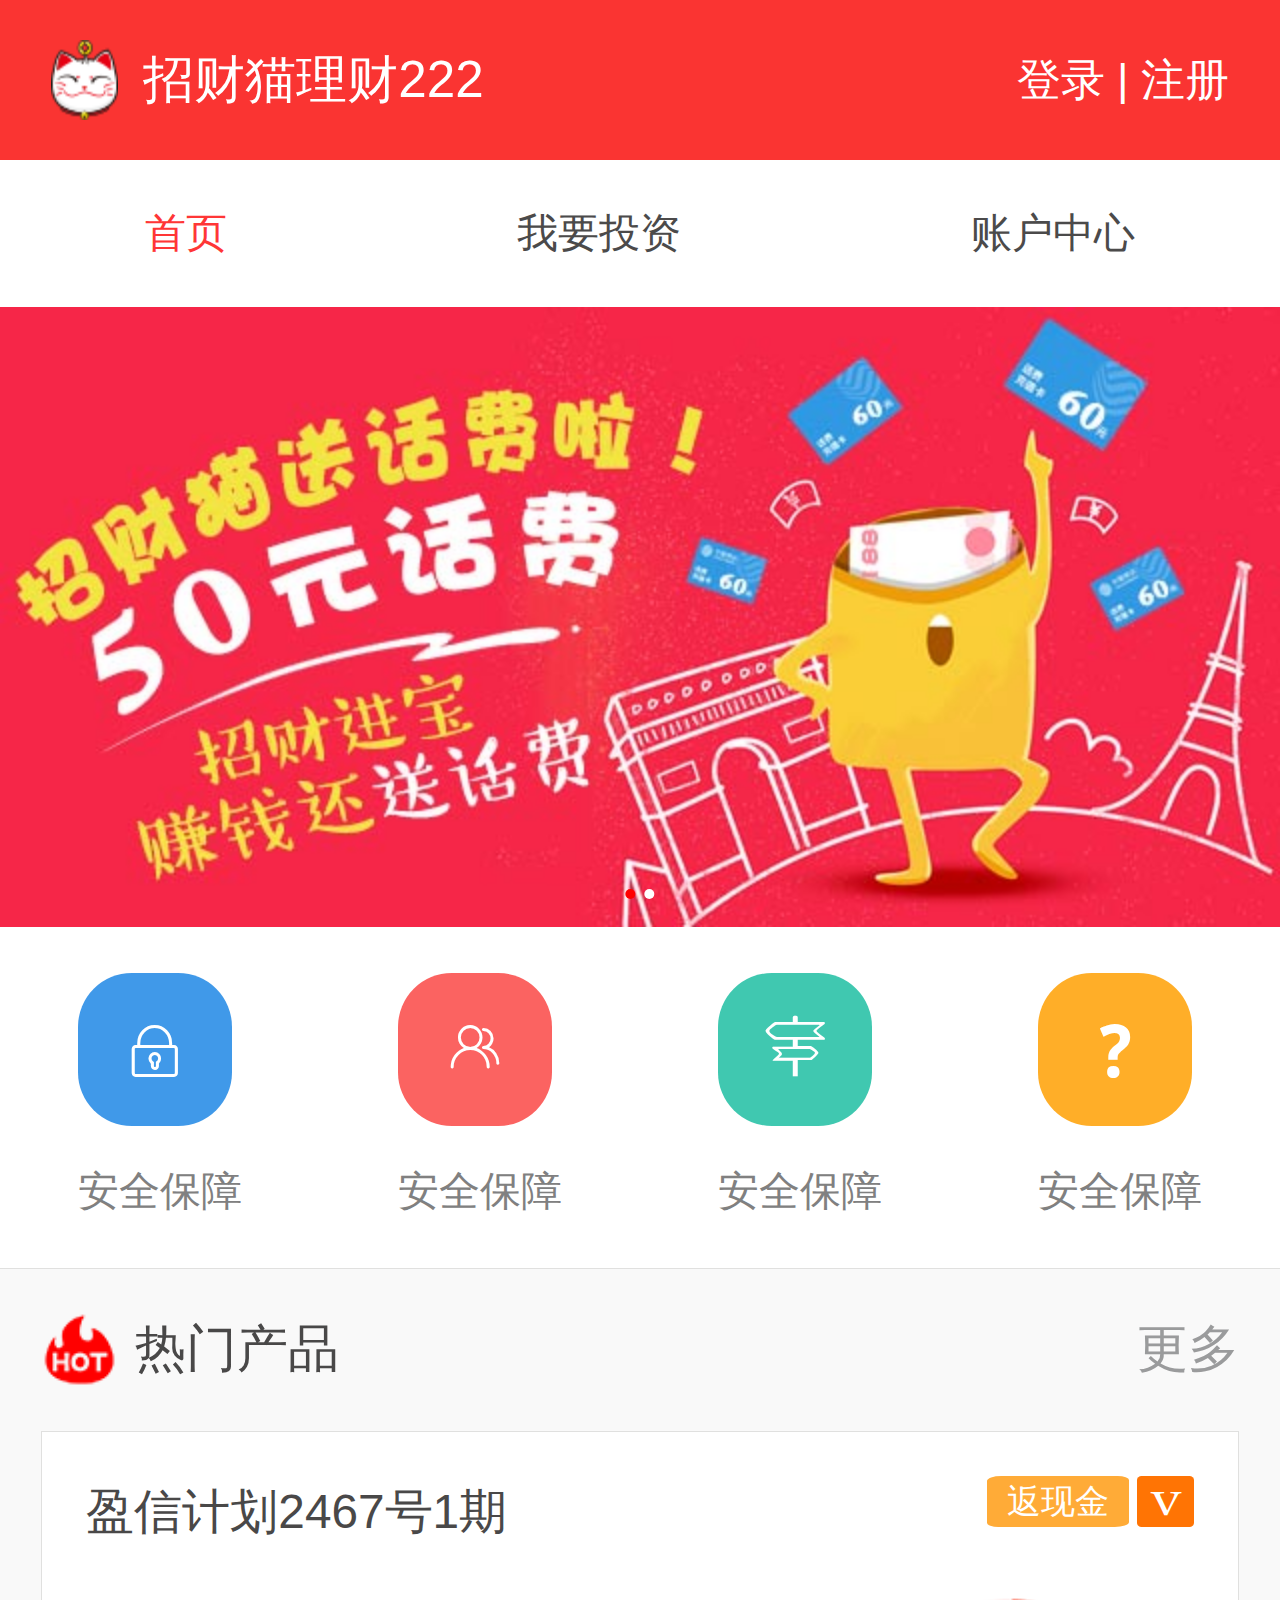
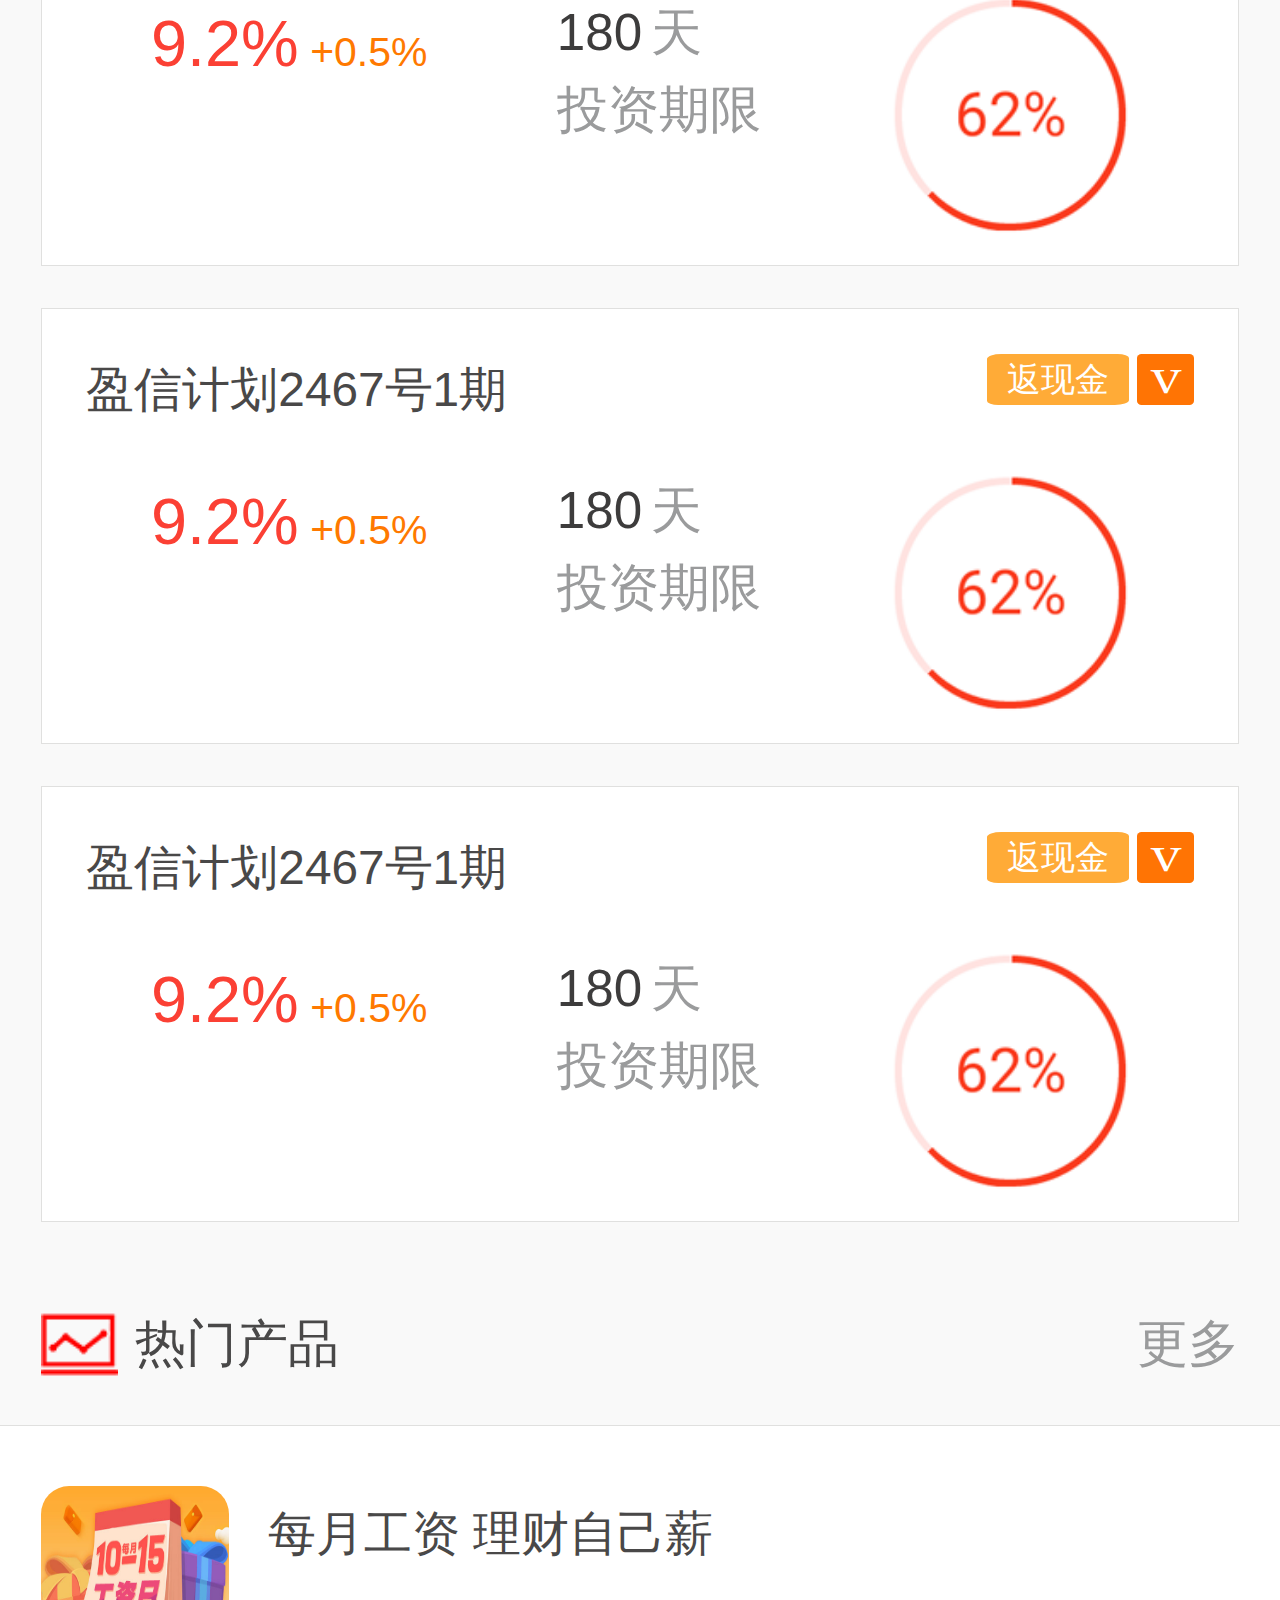
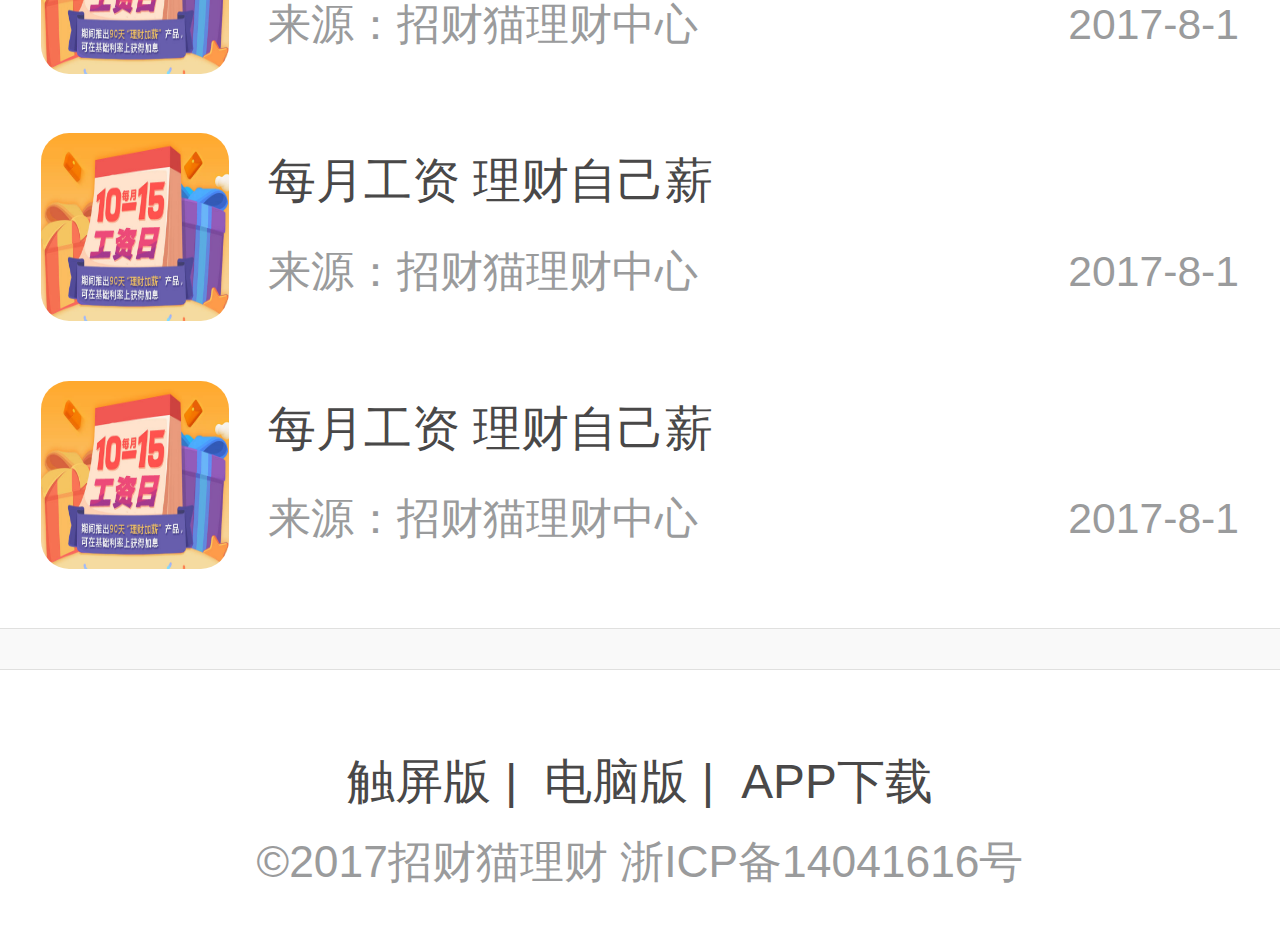
<file: index.html>
<!DOCTYPE html>
<html>
	<head>
		<meta charset="utf-8" />
		<meta name="viewport" content="width=device-width,initial-scale=1,minimum-scale=1,maximum-scale=1,user-scalable=no" />
		<title>招财猫首页</title>
		<link rel="stylesheet" href="css/iconfont.css" />
		<link rel="stylesheet" href="css/index.css" />
	</head>
	<body>
		<!--头部开始-->
		<header class="header">
			<div class="logo">
				<a href="" class="logo_img">
					<img src="img/logo.png" alt="" />
				</a>
				<h1>招财猫理财222</h1>
			</div>
			<div class="login_reginster">
				<a href="reginster">登录</a>
				|
				<a href="login">注册</a>
			</div>
		</header>
		<!--头部结束-->
		<!--导航开始-->
		<nav class="nav">
			<a href="" class="navlist current">首页</a>
			<a href="" class="navlist">我要投资</a>
			<a href="" class="navlist">账户中心</a>
		</nav>
		<!--导航结束-->
		<!--轮播图开始-->
		<div id='slider' class='swipe'>
			  <div class='swipe-wrap'>
			    <div class="page">
			    	<img src="img/slider1.jpg" />
			    </div>
			    <div class="page">
			    	<img src="img/slider2.jpg" alt="" />
			    </div>
			  </div>
		   <div class="indirector">
		    	<span class="on"></span>
		    	<span></span>
		    </div>
		    
		</div>
		<!--轮播图结束-->
		<!--用户导航开始-->
		<ul class="usernav">
			<li class="userlist">
				<a href="">
					<i class="iconfont icon-suo"></i>
					<p>安全保障</p>
				</a>
			</li>
			<li class="userlist">
				<a href="">
					<i class="iconfont icon-jiaruwomen"></i>
					<p>安全保障</p>
				</a>
			</li>
			<li class="userlist">
				<a href="">
					<i class="iconfont icon-xinshouzhiyin"></i>
					<p>安全保障</p>
				</a>
			</li>
			<li class="userlist">
				<a href="">
					<i class="iconfont icon-wenti"></i>
					<p>安全保障</p>
				</a>
			</li>
		</ul>
		<!--用户导航结束-->
		<!--热门产品开始-->
		<section class="section hotgoods">
			<h6 class="title">
				<p class="hot">
					<i class="hot_pic"><img src="img/home_ico_09.png" alt="" /></i>
					<span>热门产品</span>
				</p>
				<p class="more">更多</p>
			</h6>
			<ul class="product">
				<li class="productlist">
					<div class="productlist_t">
						<div class="productlist_t_l">盈信计划2467号1期</div>
						<div class="productlist_t_r">
							<span class="fxj">返现金</span>
							<i class="iconfont icon-vip"></i>
						</div>
						
					</div>
					<div class="productlist_b">
						<div class="productlist_b_l">
							<span class="str">9.2%</span>
							<span>+0.5%</span>
						</div>
						<div class="productlist_b_m">
							<p><span class="day">180</span>天</p>
							<p>投资期限</p>
						</div>
						<div class="productlist_b_r">
							<img src="img/bfb.png" alt="" />
						</div>
						
					</div>
				</li>
				<li class="productlist">
					<div class="productlist_t">
						<div class="productlist_t_l">盈信计划2467号1期</div>
						<div class="productlist_t_r">
							<span class="fxj">返现金</span>
							<i class="iconfont icon-vip"></i>
						</div>
						
					</div>
					<div class="productlist_b">
						<div class="productlist_b_l">
							<span class="str">9.2%</span>
							<span>+0.5%</span>
						</div>
						<div class="productlist_b_m">
							<p><span class="day">180</span>天</p>
							<p>投资期限</p>
						</div>
						<div class="productlist_b_r">
							<img src="img/bfb.png" alt="" />
						</div>
						
					</div>
				</li>
				<li class="productlist">
					<div class="productlist_t">
						<div class="productlist_t_l">盈信计划2467号1期</div>
						<div class="productlist_t_r">
							<span class="fxj">返现金</span>
							<i class="iconfont icon-vip"></i>
						</div>
						
					</div>
					<div class="productlist_b">
						<div class="productlist_b_l">
							<span class="str">9.2%</span>
							<span>+0.5%</span>
						</div>
						<div class="productlist_b_m">
							<p><span class="day">180</span>天</p>
							<p>投资期限</p>
						</div>
						<div class="productlist_b_r">
							<img src="img/bfb.png" alt="" />
						</div>
						
					</div>
				</li>
			</ul>
		</section>
		<!--热门产品结束-->
		<!--企业动态开始-->
		<section class="section business">
			<h6 class="title">
				<p class="hot">
					<i class="hot_pic"><img src="img/home_ico_10.png" alt="" /></i>
					<span>热门产品</span>
				</p>
				<p class="more">更多</p>
			</h6>
			<ul class="business_con">
				<li>
					<a href="" class="business_list">
						<div class="list_pic">
							<img src="img/news20170309133946_工资日标题.jpg" alt="" />
						</div>
						<div class="news">
							<h6 class="new_title">
								<span>每月工资</span>
								<span>理财自己薪</span>
							</h6>
							<div class="origin">
								<p class="origin_p">来源：招财猫理财中心</p>
								<p class="time">2017-8-1</p>
							</div>
						</div>
					</a>
				</li>
				<li>
					<a href="" class="business_list">
						<div class="list_pic">
							<img src="img/news20170309133946_工资日标题.jpg" alt="" />
						</div>
						<div class="news">
							<h6 class="new_title">
								<span>每月工资</span>
								<span>理财自己薪</span>
							</h6>
							<div class="origin">
								<p class="origin_p">来源：招财猫理财中心</p>
								<p class="time">2017-8-1</p>
							</div>
						</div>
					</a>
				</li>
				<li>
					<a href="" class="business_list">
						<div class="list_pic">
							<img src="img/news20170309133946_工资日标题.jpg" alt="" />
						</div>
						<div class="news">
							<h6 class="new_title">
								<span>每月工资</span>
								<span>理财自己薪</span>
							</h6>
							<div class="origin">
								<p class="origin_p">来源：招财猫理财中心</p>
								<p class="time">2017-8-1</p>
							</div>
						</div>
					</a>
				</li>
			</ul>
		</section>
		<!--企业动态结束-->
		<!--版权开始-->
		<footer class="footer">
			<p class="download">
				<a href="">触屏版</a>|
				<a href="">电脑版</a>|
				<a href="">APP下载</a>
				
			</p>
			<p class="copy">&copy;2017招财猫理财 浙ICP备14041616号</p>
		</footer>
		<!--版权结束-->
		<script src="js/zeptoJs/zepto.js"></script>
		<script src="js/zeptoJs/event.js"></script>
		<script src="js/swipe.js"></script>
		<script src="js/zcm.js"></script>
		<script src="js/lunbo.js"></script>
	</body>
</html>
</file>
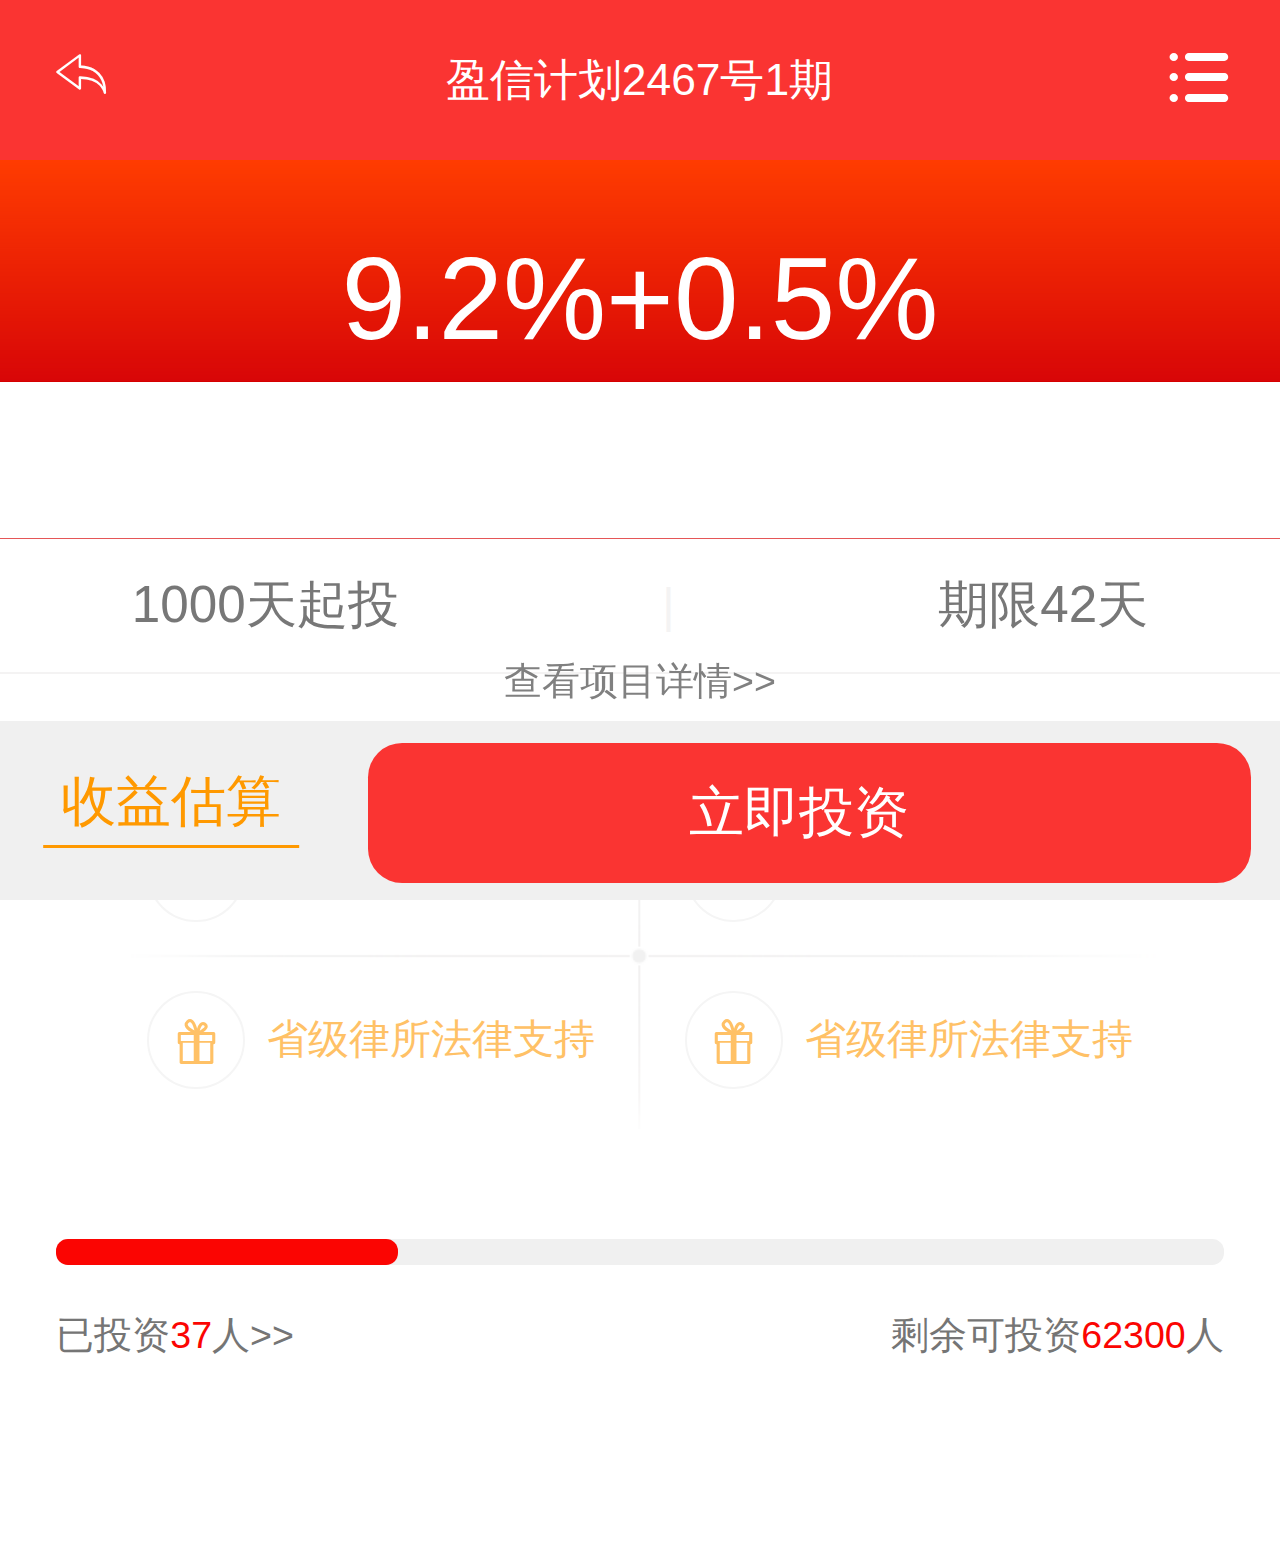
<file: detail.html>
<!DOCTYPE html>
<html>
	<head>
		<meta charset="UTF-8">
		<meta name="viewport" content="width=device-width,initial-scale=1,minimum-scale=1,maximum-scale=1,user-scalable=no" />
		<title>详情页</title>
		<link rel="stylesheet" href="css/iconfont.css" />
		<link rel="stylesheet" href="css/zcm.css" />
		<link rel="stylesheet" href="css/index.css" />
		<link rel="stylesheet" href="css/detail.css" />
		
		
	</head>
	<body>
		<!--头部开始-->
		<header class="header">
				<a href="" class="back iconfont icon-fanhui"></a>
				<h3 class="title">盈信计划2467号1期</h3>
				<a href="" class="navicon iconfont icon-caidan"></a>
		</header>
		<!--头部结束-->
		<!--活动加息开始-->
		<div class="full_box">
			<div class="interest">
				<p>9.2%+0.5%</p>
				<p>9.7%(9.2%+活动加息0.5%)</p>
			</div>
			<div class="day">
				<span>1000天起投</span>
				<span>|</span>
				<span>期限42天</span>
			</div>
			<div class="detail_pic">
				<ul class="fourlist">
					<li class="listcon">
						<i class="iconfont icon-liwu w55"></i>
						<p>省级律所法律支持</p>
					</li>
					<li class="listcon">
						<i class="iconfont icon-liwu w55"></i>
						<p>省级律所法律支持</p>
					</li>
					<li class="listcon">
						<i class="iconfont icon-liwu w55"></i>
						<p>省级律所法律支持</p>
					</li>
					<li class="listcon">
						<i class="iconfont icon-liwu w55"></i>
						<p>省级律所法律支持</p>
					</li>
				</ul>
			</div>
			<!--进度条开始-->
			<div class="progress">
				<div class="graypro">
					<div class="redpro"></div>
				</div>
				<div class="pro_con">
					<p class="ytz">已投资<span class="cred">37</span>人>></p>
					<p class="sy">剩余可投资<span class="cred">62300</span>人</p>
				</div>
			</div>
			<!--进度条结束-->
			
		</div>
		
		<!--活动加息结束-->
		
		<!--收益估计开始-->
		<div class="reckon">
			<p class="look">查看项目详情>></p>
			<div class="reckon_b">
				<p>收益估算 <i class="line"></i></p>
				<p>立即投资</p>
			</div>
		</div>
		<!--收益估计结束-->
		<script src="js/zcm.js"></script>
	</body>
</html>
</file>
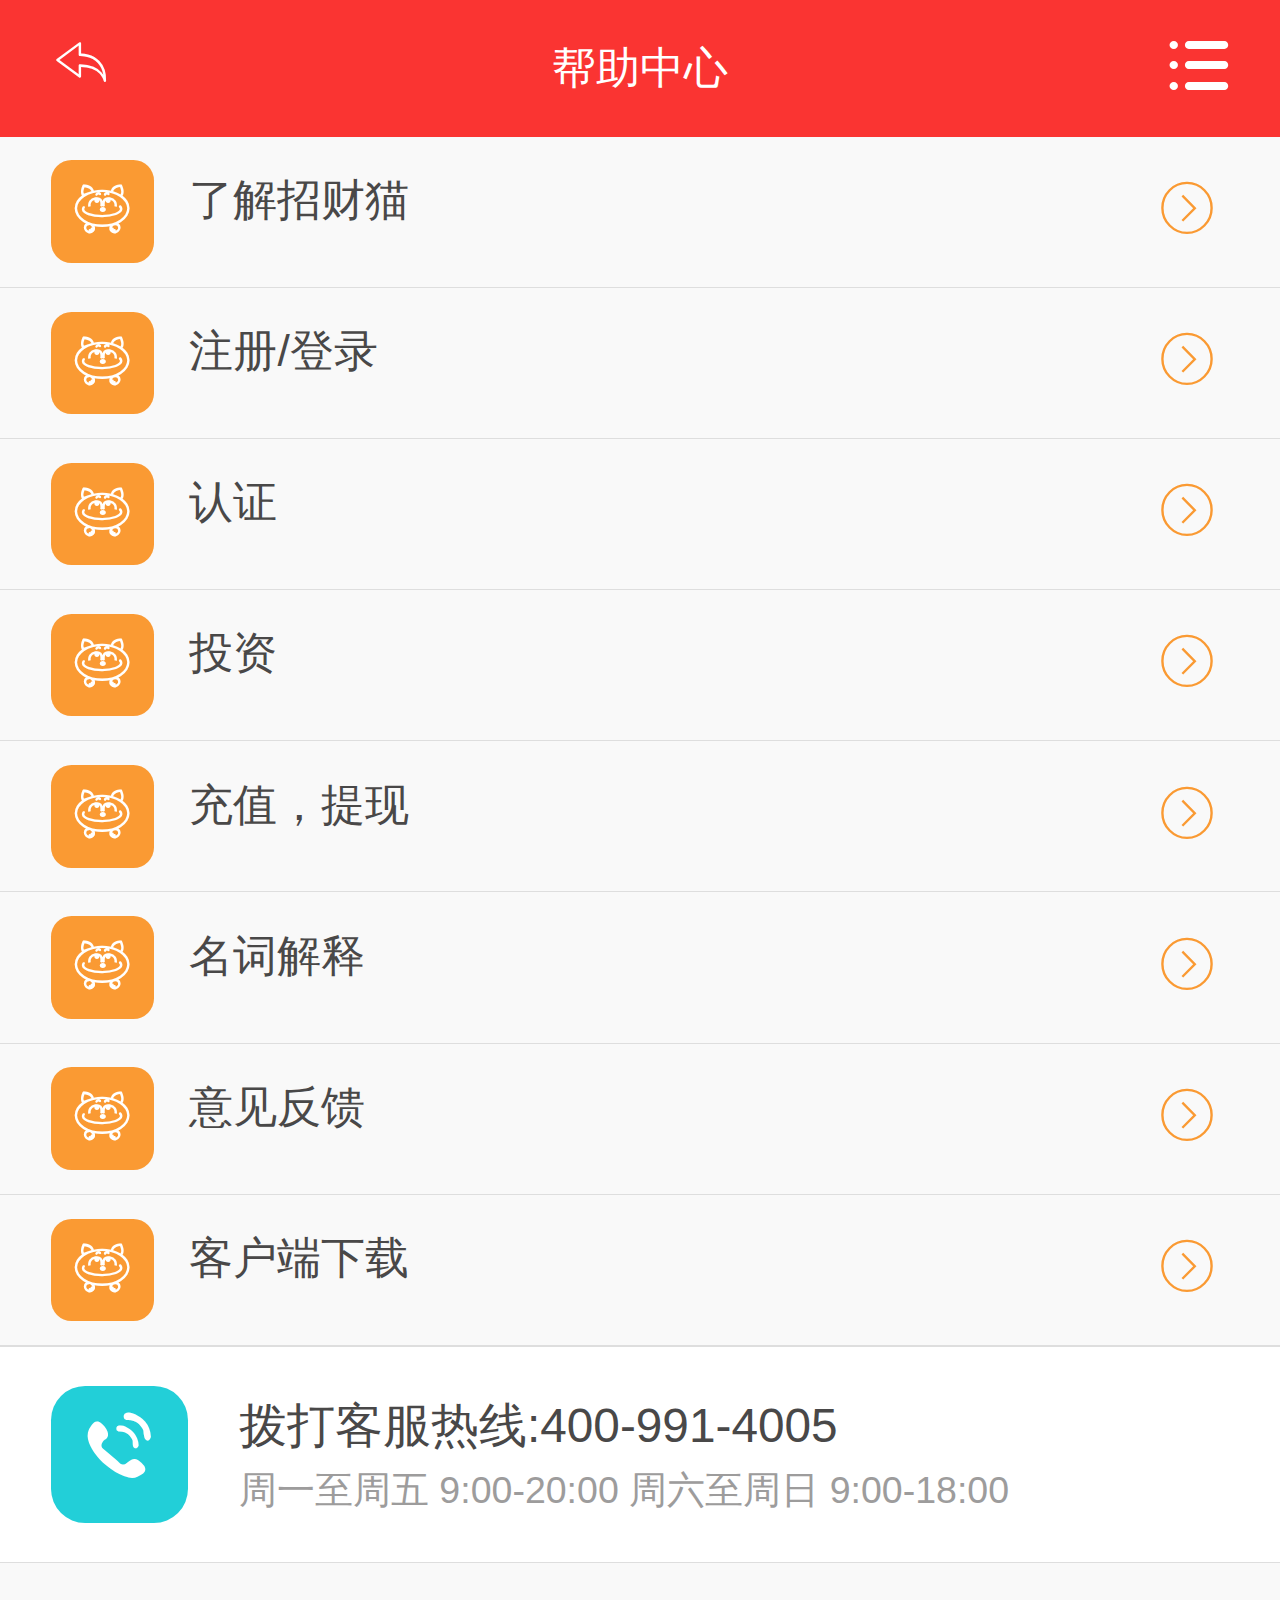
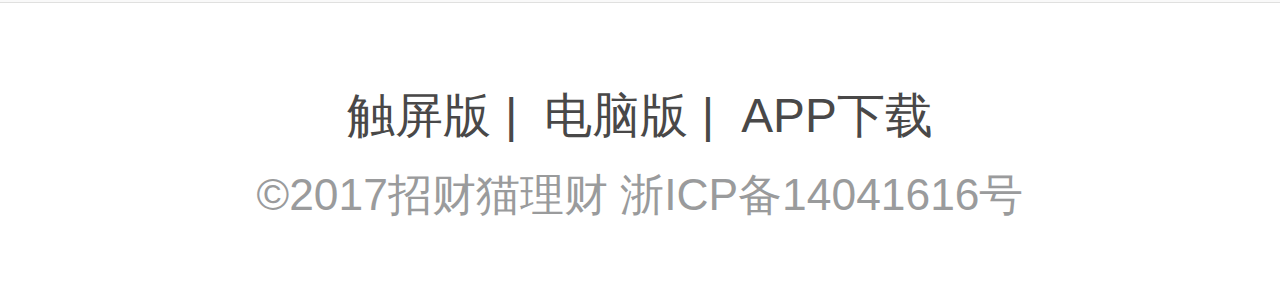
<file: help.html>
<!DOCTYPE html>
<html>
	<head>
		<meta charset="UTF-8">
		<meta name="viewport" content="width=device-width,initial-scale=1,minimum-scale=1,maximum-scale=1,user-scalable=no" />	
		<title>帮助中心</title>
		<link rel="stylesheet" href="css/iconfont.css" />
		<link rel="stylesheet" href="css/zcm.css" />
		<link rel="stylesheet" href="css/help.css" />
		
	</head>
	<body>
		<!--头部开始-->
		<header class="header">
				<a href="" class="back iconfont icon-fanhui"></a>
				<h3 class="title">帮助中心</h3>
				<a href="" class="navicon iconfont icon-caidan"></a>
		</header>
		<!--头部结束-->
		<!--帮助中心列表开始-->
		<ul class="con">
			<li class="help">
				<a href="" class="helpitems">
					<div class="helpitems_pic iconfont icon-icon4"></div>
					<div class="helpitems_r">
						<p>了解招财猫</p>
						<i class="iconfont  icon-start"></i>
					</div>
				</a>
			</li>
			<li class="help">
				<a href="" class="helpitems">
					<div class="helpitems_pic iconfont icon-icon4"></div>
					<div class="helpitems_r">
						<p>注册/登录</p>
						<i class="iconfont  icon-start"></i>
					</div>
				</a>
			</li>
			<li class="help">
				<a href="" class="helpitems">
					<div class="helpitems_pic iconfont icon-icon4"></div>
					<div class="helpitems_r">
						<p>认证</p>
						<i class="iconfont  icon-start"></i>
					</div>
				</a>
			</li>
			<li class="help">
				<a href="" class="helpitems">
					<div class="helpitems_pic iconfont icon-icon4"></div>
					<div class="helpitems_r">
						<p>投资</p>
						<i class="iconfont  icon-start"></i>
					</div>
				</a>
			</li>
			<li class="help">
				<a href="" class="helpitems">
					<div class="helpitems_pic iconfont icon-icon4"></div>
					<div class="helpitems_r">
						<p>充值，提现</p>
						<i class="iconfont  icon-start"></i>
					</div>
				</a>
			</li>
			<li class="help">
				<a href="" class="helpitems">
					<div class="helpitems_pic iconfont icon-icon4"></div>
					<div class="helpitems_r">
						<p>名词解释</p>
						<i class="iconfont  icon-start"></i>
					</div>
				</a>
			</li>
			<li class="help">
				<a href="" class="helpitems">
					<div class="helpitems_pic iconfont icon-icon4"></div>
					<div class="helpitems_r">
						<p>意见反馈</p>
						<i class="iconfont  icon-start"></i>
					</div>
				</a>
			</li>
			<li class="help">
				<a href="" class="helpitems">
					<div class="helpitems_pic iconfont icon-icon4"></div>
					<div class="helpitems_r">
						<p>客户端下载</p>
						<i class="iconfont  icon-start"></i>
					</div>
				</a>
			</li>
		</ul>
		<!--帮助中心列表开结束-->
		<!--拨打客服热线开始-->
		<section class="hotline">
			<div class="hotline_pic iconfont icon-dianhua"></div>
			<div class="hotline_r">
				<p class="tel">拨打客服热线:<span class="number">400-991-4005</span></p>
				<p class="time">周一至周五 9:00-20:00  周六至周日 9:00-18:00</p>
			</div>
		</section>
		<!--拨打客服热线结束-->
		
		<!--版权开始-->
		<footer class="footer">
			<p class="download">
				<a href="">触屏版</a>|
				<a href="">电脑版</a>|
				<a href="">APP下载</a>
				
			</p>
			<p class="copy">&copy;2017招财猫理财 浙ICP备14041616号</p>
		</footer>
		<!--版权结束-->
		<script src="js/zcm.js"></script>
	</body>
</html>
</file>
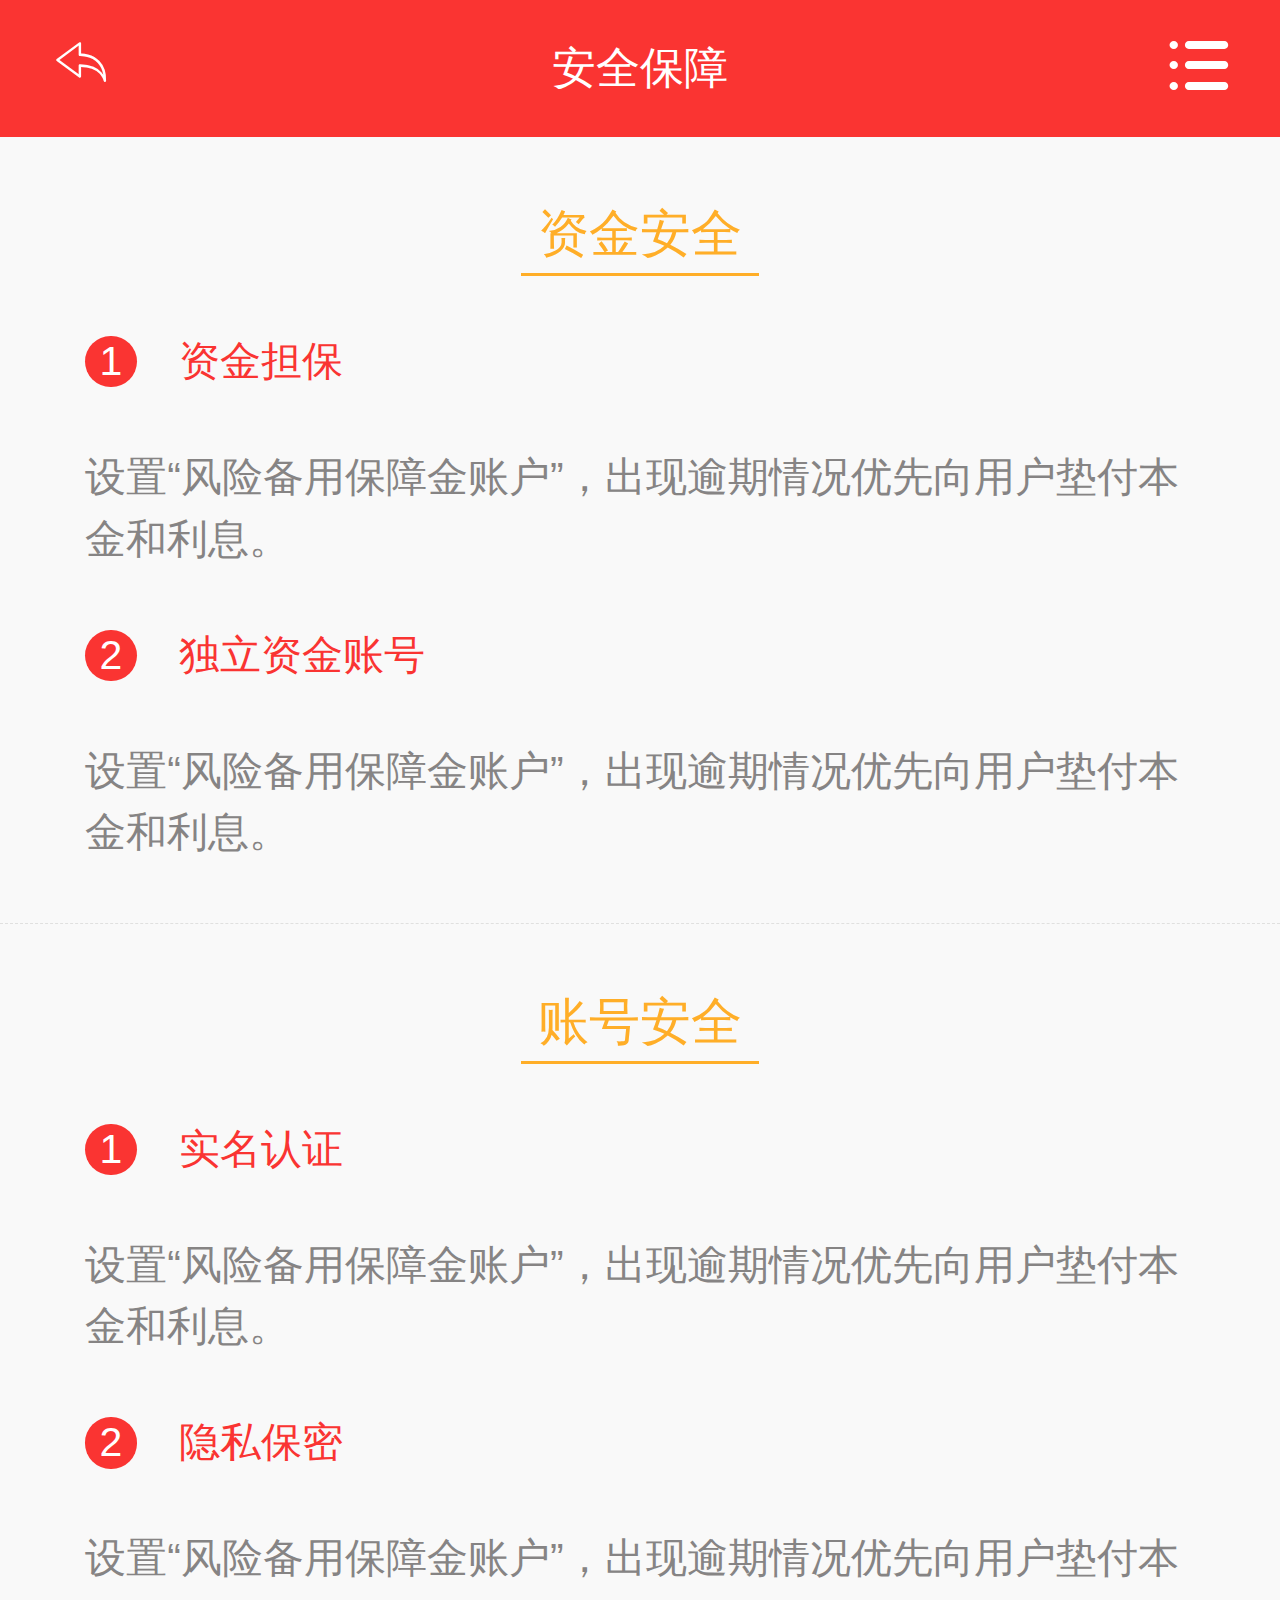
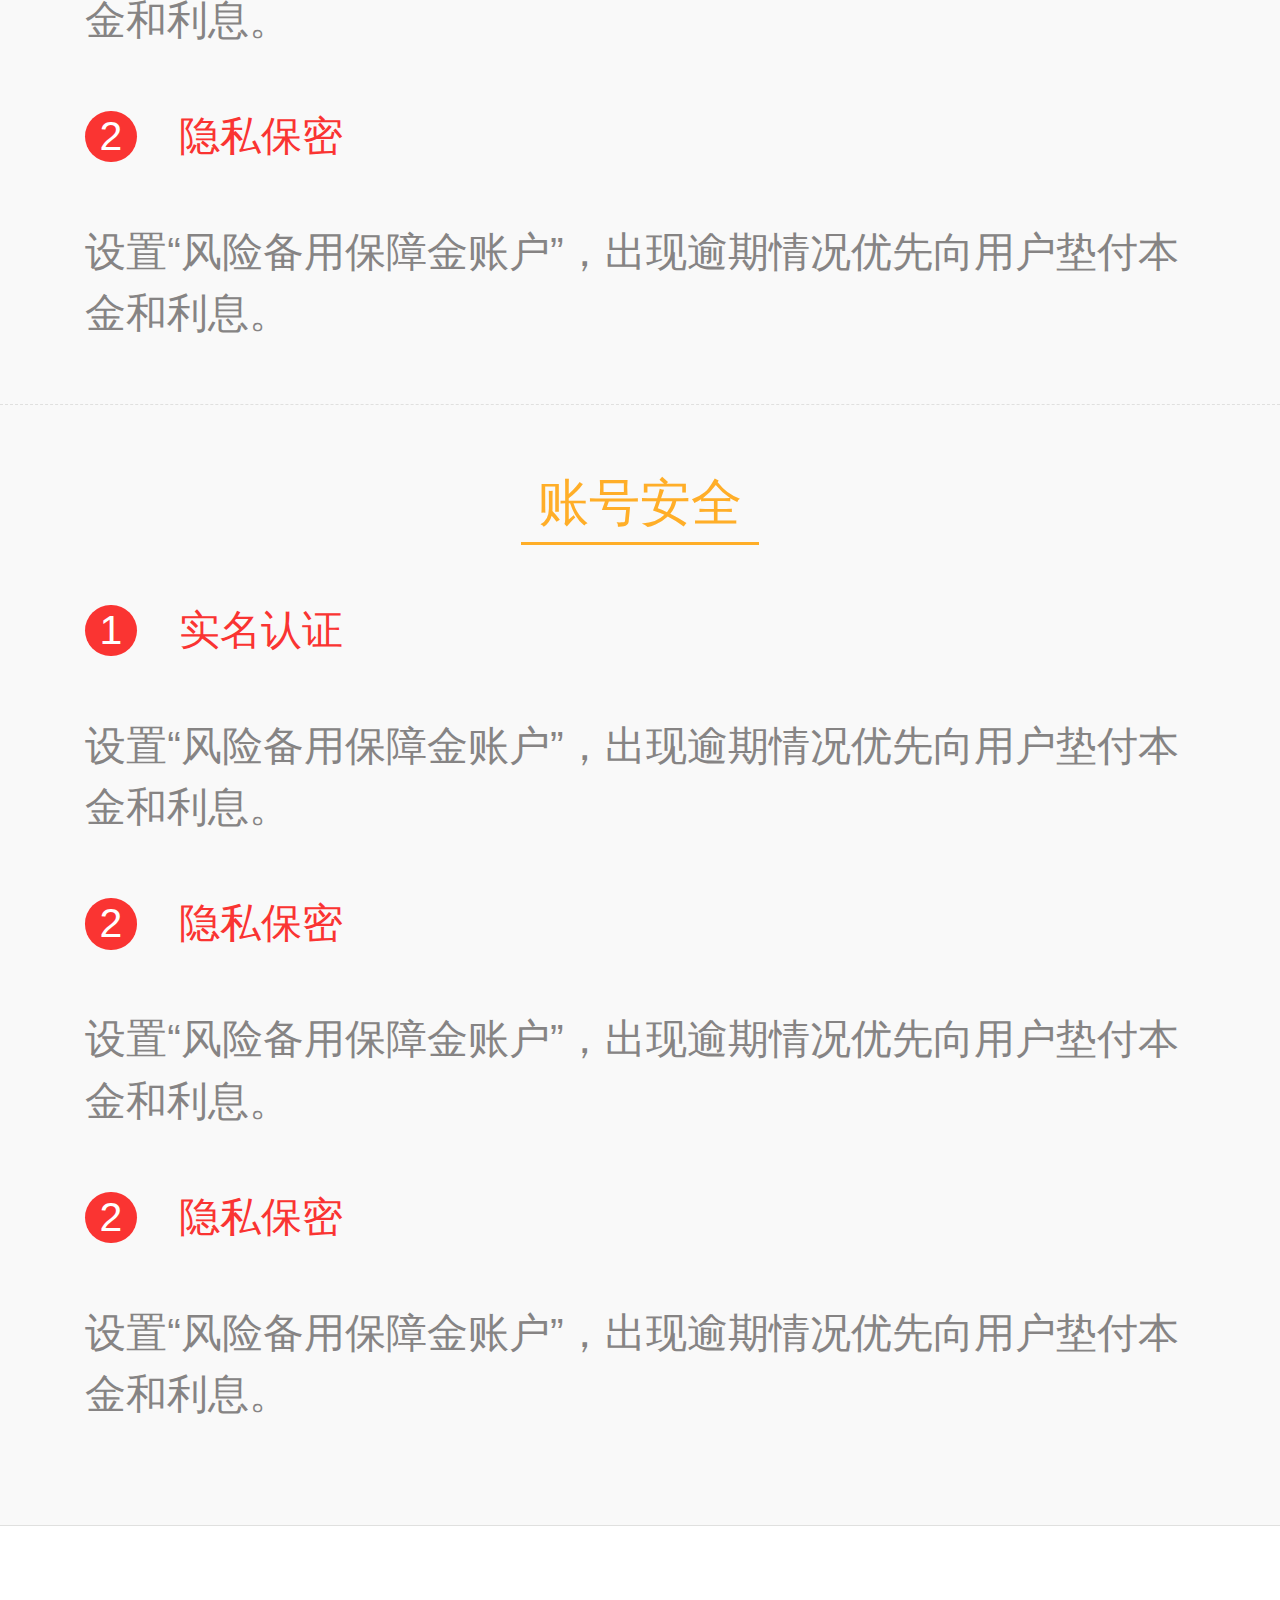
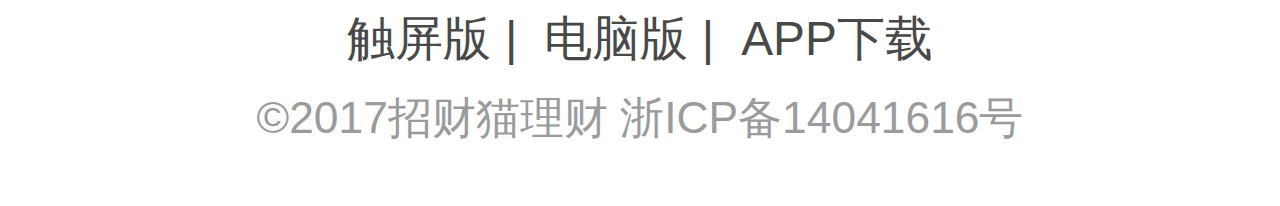
<file: list.html>
<!DOCTYPE html>
<html>
	<head>
		<meta charset="UTF-8">
		<meta name="viewport" content="width=device-width,initial-scale=1,minimum-scale=1,maximum-scale=1,user-scalable=no" />	
		<title>列表页</title>
		<link rel="stylesheet" href="css/iconfont.css" />
		<link rel="stylesheet" href="css/zcm.css" />
		<link rel="stylesheet" href="css/list.css" />
	</head>
	<body>
		<!--头部开始-->
		<header class="header">
				<a href="" class="back iconfont icon-fanhui"></a>
				<h3 class="title">安全保障</h3>
				<a href="" class="navicon iconfont icon-caidan"></a>
		</header>
		<!--头部结束-->
		<!--资金,账号,投资开始-->
		<ul class="funds">
			<li class="fundslist">
				<h3 class="safe">
					<p>资金安全</p>
					<i class="line"></i>
				</h3>
				<dl class="safe_dl">
					<dt><span class="num">1</span>资金担保</dt>
					<dd>设置“风险备用保障金账户”，出现逾期情况优先向用户垫付本金和利息。</dd>
				</dl>
				<dl class="safe_dl">
					<dt><span class="num">2</span>独立资金账号</dt>
					<dd>设置“风险备用保障金账户”，出现逾期情况优先向用户垫付本金和利息。</dd>
				</dl>
			</li>
			<li class="fundslist">
				<h3 class="safe">
					<p>账号安全</p>
					<i class="line"></i>
				</h3>
				<dl class="safe_dl">
					<dt><span class="num">1</span>实名认证</dt>
					<dd>设置“风险备用保障金账户”，出现逾期情况优先向用户垫付本金和利息。</dd>
				</dl>
				<dl class="safe_dl">
					<dt><span class="num">2</span>隐私保密</dt>
					<dd>设置“风险备用保障金账户”，出现逾期情况优先向用户垫付本金和利息。</dd>
				</dl>
				<dl class="safe_dl">
					<dt><span class="num">2</span>隐私保密</dt>
					<dd>设置“风险备用保障金账户”，出现逾期情况优先向用户垫付本金和利息。</dd>
				</dl>
			</li>
			<li class="fundslist no_bor">
				<h3 class="safe">
					<p>账号安全</p>
					<i class="line"></i>
				</h3>
				<dl class="safe_dl">
					<dt><span class="num">1</span>实名认证</dt>
					<dd>设置“风险备用保障金账户”，出现逾期情况优先向用户垫付本金和利息。</dd>
				</dl>
				<dl class="safe_dl">
					<dt><span class="num">2</span>隐私保密</dt>
					<dd>设置“风险备用保障金账户”，出现逾期情况优先向用户垫付本金和利息。</dd>
				</dl>
				<dl class="safe_dl">
					<dt><span class="num">2</span>隐私保密</dt>
					<dd>设置“风险备用保障金账户”，出现逾期情况优先向用户垫付本金和利息。</dd>
				</dl>
			</li>
		</ul>
		<!--资金,账号,投资结束-->
		
		<!--版权开始-->
		<footer class="footer">
			<p class="download">
				<a href="">触屏版</a>|
				<a href="">电脑版</a>|
				<a href="">APP下载</a>
				
			</p>
			<p class="copy">&copy;2017招财猫理财 浙ICP备14041616号</p>
		</footer>
		<!--版权结束-->
		<script src="js/zcm.js" type="text/javascript"></script>
	</body>
</html>
</file>
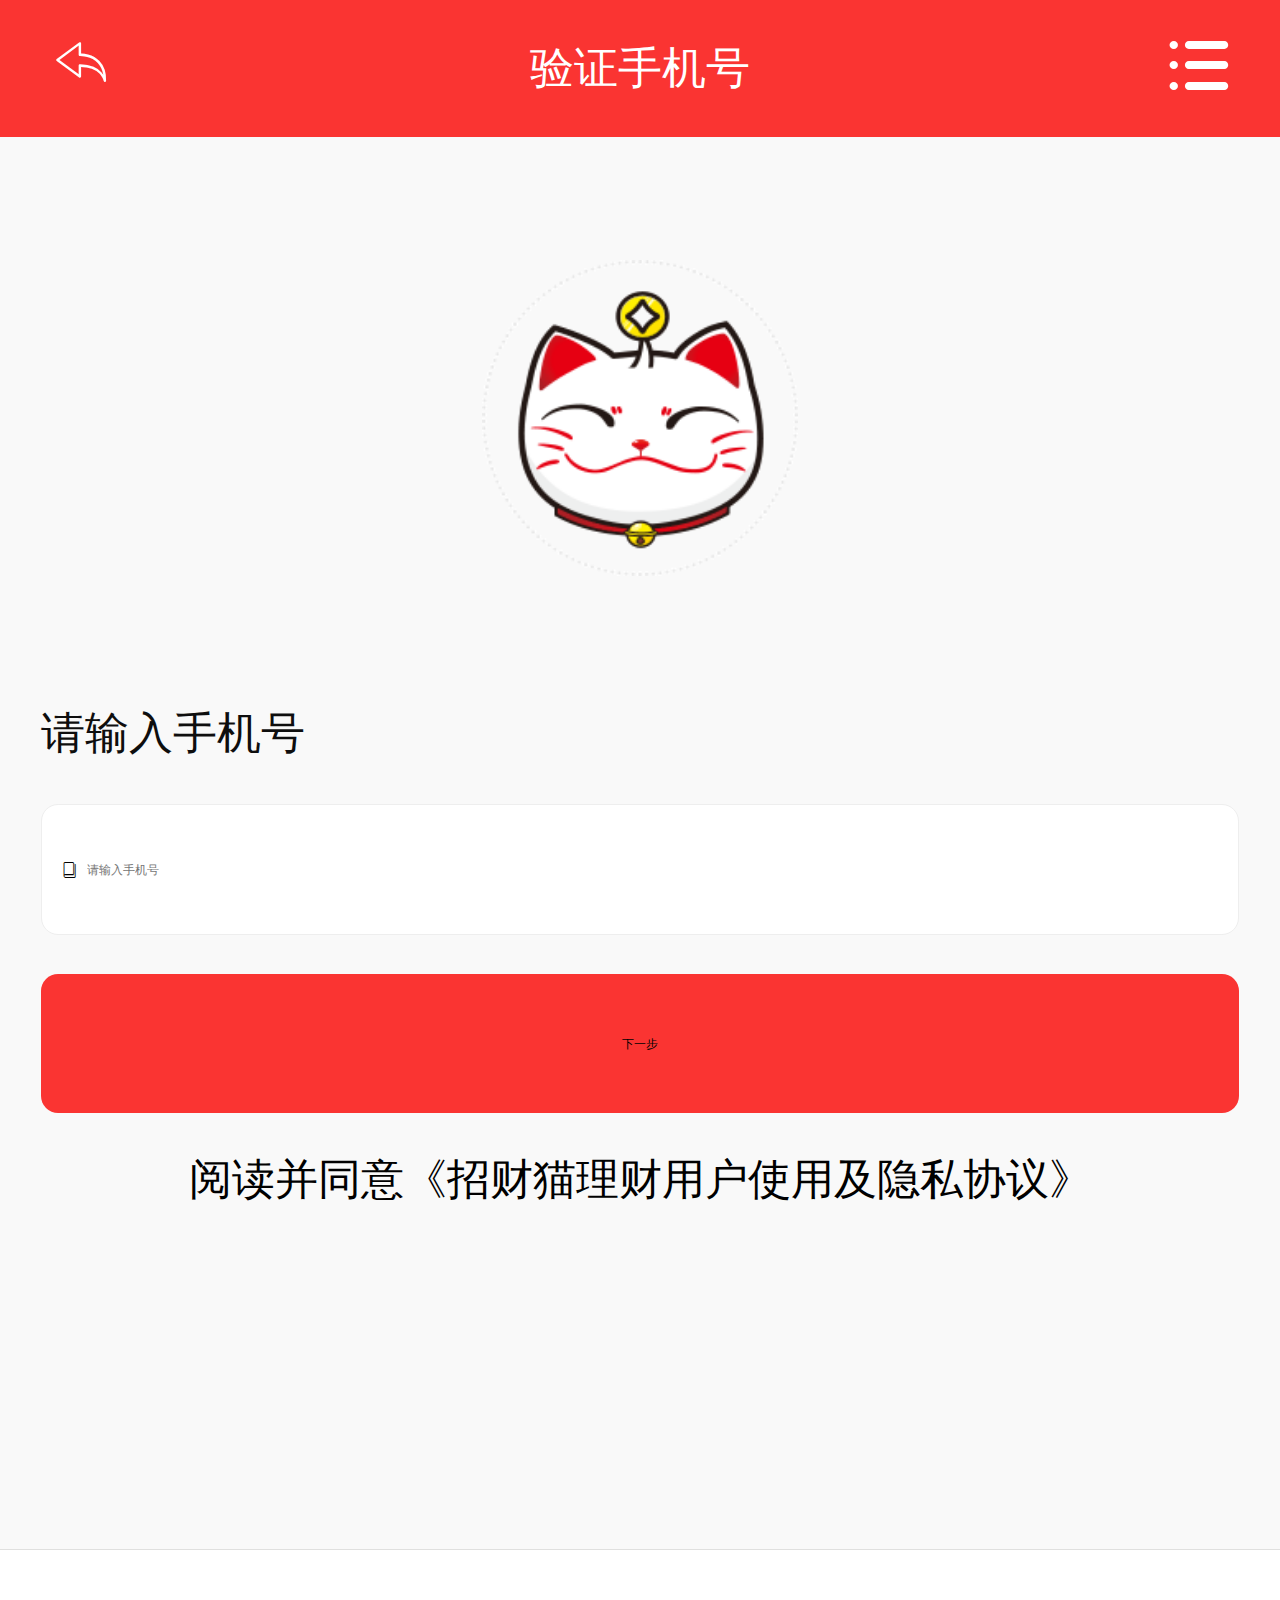
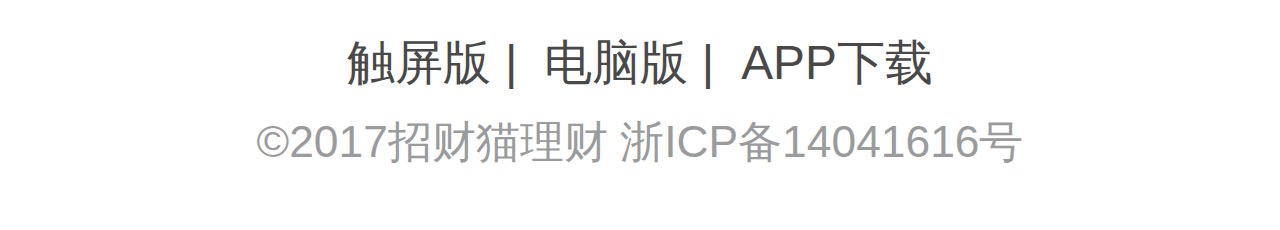
<file: login.html>
<!DOCTYPE html>
<html>
	<head>
		<meta charset="UTF-8">
		<meta name="viewport" content="width=device-width,initial-scale=1,minimum-scale=1,maximum-scale=1,user-scalable=no" />
		<title>登录</title>
		<link rel="stylesheet" href="css/iconfont.css" />
		<link rel="stylesheet" href="css/zcm.css" />
		<link rel="stylesheet" href="css/login.css" />
		
	</head>
	<body>
		<!--头部开始-->
		<header class="header">
			<a href="" class="back iconfont icon-fanhui"></a>
			<h3 class="title">验证手机号</h3>
			<a href="" class="navicon iconfont icon-caidan"></a>
		</header>
		<!--头部结束-->
		<!--登录开始-->
		<div class="loginsttar">
			<div class="photo">
				<img src="img/login_img.png" alt="" />
			</div>
			<form action="">
				<div class="tel">
					<p class="tel_txt">请输入手机号</p>
					<p class="inp iconfont icon-book">
						<input type="text"  placeholder="请输入手机号"/>
					</p>
				</div>
				<button class="btn">下一步</button>
				<p class="http">阅读并同意《招财猫理财用户使用及隐私协议》</p>
			</form>
			
		</div>
		<!--登录结束-->
		<!--版权开始-->
		<footer class="footer">
			<p class="download">
				<a href="">触屏版</a>|
				<a href="">电脑版</a>|
				<a href="">APP下载</a>
				
			</p>
			<p class="copy">&copy;2017招财猫理财 浙ICP备14041616号</p>
		</footer>
		<!--版权结束-->
		<script src="js/zcm.js" type="text/javascript"></script>
	</body>
</html>
</file>
<file: css/iconfont.css>
@font-face {font-family: "iconfont";
  src: url('../font/iconfont.eot?t=1494812464862'); /* IE9*/
  src: url('../font/iconfont.eot?t=1494812464862#iefix') format('embedded-opentype'), /* IE6-IE8 */
  url('../font/iconfont.woff?t=1494812464862') format('woff'), /* chrome, firefox */
  url('../font/iconfont.ttf?t=1494812464862') format('truetype'), /* chrome, firefox, opera, Safari, Android, iOS 4.2+*/
  url('../font/iconfont.svg?t=1494812464862#iconfont') format('svg'); /* iOS 4.1- */
}

.iconfont {
  font-family:"iconfont" !important;
  font-size:16px;
  font-style:normal;
  -webkit-font-smoothing: antialiased;
  -moz-osx-font-smoothing: grayscale;
}

.icon-zhuye:before { content: "\3478"; }

.icon-vip:before { content: "\3434"; }

.icon-fanhui:before { content: "\f000c"; }

.icon-chongzhi:before { content: "\f029c"; }

.icon-wenti:before { content: "\f00bd"; }

.icon-shouji:before { content: "\e625"; }

.icon-tubiao3:before { content: "\e6e3"; }

.icon-caidan:before { content: "\e6dc"; }

.icon-iconfontzhuce:before { content: "\e639"; }

.icon-home:before { content: "\e6b8"; }

.icon-iconziti10:before { content: "\e613"; }

.icon-faxian:before { content: "\e623"; }

.icon-suo:before { content: "\e681"; }

.icon-shouji1:before { content: "\e795"; }

.icon-dianhua:before { content: "\e621"; }

.icon-icon02:before { content: "\e604"; }

.icon-liwu:before { content: "\e647"; }

.icon-shangjia:before { content: "\e65a"; }

.icon-chazhao:before { content: "\e65c"; }

.icon-jiarugouwuche:before { content: "\e640"; }

.icon-faxian1:before { content: "\e608"; }

.icon-re:before { content: "\e61d"; }

.icon-renzheng:before { content: "\e646"; }

.icon-gouwuche:before { content: "\e6ff"; }

.icon-saomiao:before { content: "\e669"; }

.icon-vip1:before { content: "\e680"; }

.icon-book:before { content: "\e60d"; }

.icon-xin:before { content: "\e60e"; }

.icon-xiaoxi:before { content: "\e628"; }

.icon-order:before { content: "\e614"; }

.icon-lock-fill:before { content: "\e615"; }

.icon-wode:before { content: "\e60f"; }

.icon-xiuli0:before { content: "\e776"; }

.icon-qidong:before { content: "\e66e"; }

.icon-touzi:before { content: "\e643"; }

.icon-huiyuan:before { content: "\e62f"; }

.icon-552cc60056679:before { content: "\e619"; }

.icon-qiandao:before { content: "\e977"; }

.icon-zhengmian:before { content: "\e601"; }

.icon-shouhuo:before { content: "\f000f"; }

.icon-iconset0204:before { content: "\e667"; }

.icon-gengduo:before { content: "\e627"; }

.icon-qianbao:before { content: "\e6e2"; }

.icon-wenhao:before { content: "\e62a"; }

.icon-shouye:before { content: "\e605"; }

.icon-pay:before { content: "\e622"; }

.icon-icon:before { content: "\e600"; }

.icon-artboard13:before { content: "\e7e0"; }

.icon-zhiyin:before { content: "\e651"; }

.icon-buoumaotubiao45:before { content: "\e629"; }

.icon-icon4:before { content: "\e60a"; }

.icon-jiaruwomen:before { content: "\e735"; }

.icon-weibiaoti--:before { content: "\e803"; }

.icon-mao:before { content: "\e5fb"; }

.icon-xinshouzhiyin:before { content: "\e648"; }

.icon-start:before { content: "\e66b"; }

.icon-dianhuaqia:before { content: "\e77c"; }

.icon-women:before { content: "\e606"; }
</file>
<file: css/index.css>
.clearfix {
  *zoom: 1;
}
.clearfix:before,
.clearfix:after {
  display: table;
  content: "";
}
.clearfix:after {
  clear: both;
}
html,
body,
ul,
li,
ol,
dl,
dd,
dt,
p,
h1,
h2,
h3,
h4,
h5,
h6,
form,
fieldset,
legend,
img,
div,
input,
button,
section,
footer,
header,
nav {
  margin: 0;
  padding: 0;
  box-sizing: border-box;
}
h1,
h2,
h3,
h4,
h5,
h6 {
  font-weight: normal;
}
fieldset,
img {
  border: none;
}
img {
  display: block;
}
address,
caption,
cite,
code,
dfn,
th,
var {
  font-style: normal;
  font-weight: normal;
}
ul,
ol {
  list-style: none;
}
input {
  padding-top: 0;
  padding-bottom: 0;
  font-family: "微软雅黑", "SimSun";
}
input::-moz-focus-inner {
  border: none;
  padding: 0;
}
select,
input {
  vertical-align: middle;
}
select,
input,
textarea {
  font-size: 12px;
  margin: 0;
}
input[type="text"],
input[type="password"],
textarea {
  outline-style: none;
  -webkit-appearance: none;
}
textarea {
  resize: none;
}
input,
textarea,
button {
  background: none;
  border: none;
  autoline: none;
}
table {
  border-collapse: collapse;
}
body,
button,
input,
select,
textarea {
  font: 12px/1.5 "微软雅黑", "SimSun", tahoma, arial, 'Hiragino Sans GB', '\5b8b\4f53', sans-serif;
}
a {
  text-decoration: none;
}
a:hover,
a:active,
a:focus {
  text-decoration: underline;
}
body {
  background: #f9f9f9;
}
html {
  font-size: 100px;
}
.header {
  display: flex;
  align-items: center;
  justify-content: space-between;
  height: 0.8rem;
  background: #FA3432;
  padding: 0rem 0.3rem;
  color: #fff;
}
.header .iconfont {
  color: #fff;
  font-size: 0.35rem;
}
.header .back {
  display: flex;
  align-items: center;
  justify-content: space-between;
}
.header .title {
  font-size: 0.26rem;
}
.footer {
  height: 1.65rem;
  padding-top: 0.45rem;
  text-align: center;
  background: #fff;
  border-top: 1px solid #E0E0DF;
  margin-top: 0.23rem;
}
.footer .download {
  color: #494848;
  font-size: 0.28rem;
}
.footer .download a {
  color: #494848;
  margin: 0rem 0.08rem;
}
.footer .copy {
  color: #9A9B9C;
  font-size: 0.26rem;
  line-height: 2;
}
.header {
  display: flex;
  align-items: center;
  justify-content: space-between;
  height: 0.94rem;
  background: #FA3432;
  padding: 0rem 0.3rem;
  color: #fff;
}
.header a {
  color: #fff;
}
.header .logo_img img {
  height: 0.47rem;
  width: 0.39rem;
}
.header .logo {
  display: flex;
  align-items: center;
  justify-content: space-between;
}
.header .logo h1 {
  margin-left: 0.15rem;
  font-size: 0.3rem;
}
.header .login_reginster {
  font-size: 0.26rem;
}
.header .login_reginster a {
  font-size: 0.26rem;
}
.nav {
  height: 0.86rem;
  display: flex;
  justify-content: space-around;
  align-items: center;
  background: #fff;
}
.nav .navlist {
  font-size: 0.24rem;
  color: #4b4a4a;
}
.nav .current {
  color: #ff3636;
}
.swipe {
  overflow: hidden;
  visibility: hidden;
  position: relative;
}
.swipe .swipe-wrap {
  overflow: hidden;
  position: relative;
}
.swipe .swipe-wrap > div {
  float: left;
  width: 100%;
  position: relative;
}
.swipe img {
  /*让图片100%*/
  width: 100%;
}
.swipe .indirector {
  position: absolute;
  bottom: 20px;
  left: 50%;
  transform: translateX(-50%);
}
.swipe .indirector span {
  display: inline-block;
  margin: 3px;
  width: 10px;
  height: 10px;
  border-radius: 50%;
  background-color: #fff;
}
.swipe .indirector span.on {
  background-color: red;
}
.usernav {
  height: 2rem;
  background: #fff;
  border-bottom: 1px solid #E0E0DF;
  display: flex;
  justify-content: space-around;
  align-items: center;
}
.usernav .userlist {
  text-align: center;
}
.usernav .userlist i {
  text-align: center;
  height: 0.9rem;
  width: 0.9rem;
  display: block;
  line-height: 0.9rem;
  border-radius: 35%;
  font-size: 0.35rem;
  color: #fff;
  margin-bottom: 0.2rem;
}
.usernav .userlist .icon-suo {
  background: #4099E9;
}
.usernav .userlist .icon-jiaruwomen {
  background: #FB6361;
}
.usernav .userlist .icon-xinshouzhiyin {
  background: #40C8B0;
}
.usernav .userlist .icon-wenti {
  background: #FFAE28;
}
.usernav .userlist p {
  color: #808080;
  font-size: 0.24rem;
}
.section {
  padding: 0rem 0.24rem;
}
.section .title {
  display: flex;
  justify-content: space-between;
  align-items: center;
  height: 0.95rem;
  font-size: 0.3rem;
}
.section .hot {
  display: flex;
  align-items: center;
  color: #494848;
}
.section .hot img {
  height: 0.45rem;
  width: 0.45rem;
  margin-right: 0.1rem;
}
.section .more {
  color: #9a9b9c;
}
.hotgoods .productlist {
  padding: 0.26rem 0.26rem 0rem;
  height: 2.55rem;
  border: 1px solid #E0E0DF;
  background: #fff;
  margin-bottom: 0.25rem;
}
.hotgoods .productlist_t {
  display: flex;
  justify-content: space-between;
  height: 0.7rem;
}
.hotgoods .productlist_t .productlist_t_l {
  font-size: 0.28rem;
  color: #494848;
}
.hotgoods .productlist_t .productlist_t_r {
  display: flex;
  color: #fff;
  line-height: 0.3rem;
}
.hotgoods .productlist_t .fxj {
  height: 0.3rem;
  width: 0.83rem;
  color: #fff;
  background: #ffab37;
  line-height: 0.3rem;
  text-align: center;
  font-size: 0.2rem;
  border-radius: 10% 8%;
}
.hotgoods .productlist_t .icon-vip {
  height: 0.3rem;
  width: 0.33rem;
  text-align: center;
  background: #ff7404;
  margin-left: 0.05rem;
  color: #fff;
  font-size: 0.2rem;
  border-radius: 8% ;
}
.hotgoods .productlist_b {
  display: flex;
  justify-content: space-around;
}
.hotgoods .productlist_b .productlist_b_l {
  font-size: 0.24rem;
  color: #ff7900;
}
.hotgoods .productlist_b .str {
  font-size: 0.38rem;
  color: #fb4034;
}
.hotgoods .productlist_b_m {
  font-size: 0.3rem;
  color: #9A9B9C;
}
.hotgoods .day {
  color: #3d3c3c;
  margin-right: 0.05rem;
  line-height: 1.5;
}
.hotgoods .productlist_b_r img {
  height: 1.4rem;
  width: 1.4rem;
}
.business {
  border-bottom: 1px solid #E0E0DF;
  padding: 0rem;
}
.business .title {
  border-bottom: 1px solid #E0E0DF;
  padding: 0rem 0.24rem;
}
.business .business_con {
  padding: 0rem 0.24rem 0.35rem;
  background: #fff;
}
.business .business_con li {
  padding-top: 0.35rem;
}
.business .business_con .business_list {
  display: flex;
}
.business .business_con .list_pic {
  margin-right: 0.23rem;
  flex: 0 0 auto;
}
.business .business_con .list_pic img {
  height: 1.1rem;
  width: 1.1rem;
  border-radius: 15%;
}
.business .business_con .news {
  color: #9A9B9C;
  font-size: 0.25rem;
  flex: 1 1 auto;
}
.business .business_con .news .new_title {
  color: #494848;
  font-size: 0.28rem;
  line-height: 2;
}
.business .business_con .news .origin {
  display: flex;
  justify-content: space-between;
  line-height: 2;
}
</file>
<file: css/zcm.css>
.clearfix {
  *zoom: 1;
}
.clearfix:before,
.clearfix:after {
  display: table;
  content: "";
}
.clearfix:after {
  clear: both;
}
html,
body,
ul,
li,
ol,
dl,
dd,
dt,
p,
h1,
h2,
h3,
h4,
h5,
h6,
form,
fieldset,
legend,
img,
div,
input,
button,
section,
footer,
header,
nav {
  margin: 0;
  padding: 0;
  box-sizing: border-box;
}
h1,
h2,
h3,
h4,
h5,
h6 {
  font-weight: normal;
}
fieldset,
img {
  border: none;
}
img {
  display: block;
}
address,
caption,
cite,
code,
dfn,
th,
var {
  font-style: normal;
  font-weight: normal;
}
ul,
ol {
  list-style: none;
}
input {
  padding-top: 0;
  padding-bottom: 0;
  font-family: "微软雅黑", "SimSun";
}
input::-moz-focus-inner {
  border: none;
  padding: 0;
}
select,
input {
  vertical-align: middle;
}
select,
input,
textarea {
  font-size: 12px;
  margin: 0;
}
input[type="text"],
input[type="password"],
textarea {
  outline-style: none;
  -webkit-appearance: none;
}
textarea {
  resize: none;
}
input,
textarea,
button {
  background: none;
  border: none;
  autoline: none;
}
table {
  border-collapse: collapse;
}
body,
button,
input,
select,
textarea {
  font: 12px/1.5 "微软雅黑", "SimSun", tahoma, arial, 'Hiragino Sans GB', '\5b8b\4f53', sans-serif;
}
a {
  text-decoration: none;
}
a:hover,
a:active,
a:focus {
  text-decoration: underline;
}
body {
  background: #f9f9f9;
}
html {
  font-size: 100px;
}
.header {
  display: flex;
  align-items: center;
  justify-content: space-between;
  height: 0.8rem;
  background: #FA3432;
  padding: 0rem 0.3rem;
  color: #fff;
}
.header .iconfont {
  color: #fff;
  font-size: 0.35rem;
}
.header .back {
  display: flex;
  align-items: center;
  justify-content: space-between;
}
.header .title {
  font-size: 0.26rem;
}
.footer {
  height: 1.65rem;
  padding-top: 0.45rem;
  text-align: center;
  background: #fff;
  border-top: 1px solid #E0E0DF;
  margin-top: 0.23rem;
}
.footer .download {
  color: #494848;
  font-size: 0.28rem;
}
.footer .download a {
  color: #494848;
  margin: 0rem 0.08rem;
}
.footer .copy {
  color: #9A9B9C;
  font-size: 0.26rem;
  line-height: 2;
}
</file>
<file: css/detail.css>
.clearfix {
  *zoom: 1;
}
.clearfix:before,
.clearfix:after {
  display: table;
  content: "";
}
.clearfix:after {
  clear: both;
}
.full_box {
  background: #fff;
}
.full_box .interest {
  background: url(../img/bg.png) repeat-x;
  height: 2.22rem;
  border-bottom: 1px solid #E55657;
  color: #fff;
  text-align: center;
}
.full_box .interest p:nth-child(1) {
  font-size: 0.68rem;
  padding-top: 0.3rem;
}
.full_box .interest p:nth-child(2) {
  font-size: 0.3rem;
  padding-top: 0.2rem;
}
.full_box .day {
  display: flex;
  justify-content: space-around;
  align-items: center;
  height: 0.79rem;
  border-bottom: 2px solid #F4F3F3;
  color: #777;
  font-size: 0.3rem;
}
.full_box .day span:nth-child(2) {
  font-size: 0.28rem;
  color: #F4F3F3;
}
.full_box .detail_pic {
  height: 3.31rem;
  background: url(../img/detail_icon_bg.png) no-repeat center center;
  padding: 0.68rem 0.6rem;
  background-size: 6.4rem 2.03rem;
}
.full_box .detail_pic .fourlist {
  display: flex;
  justify-content: space-around;
  height: 100%;
  align-items: center;
  flex-wrap: wrap;
}
.full_box .detail_pic .listcon {
  font-size: 0.24rem;
  display: flex;
  align-items: center;
  color: #ffc166;
}
.full_box .detail_pic .listcon .w55 {
  height: 0.55rem;
  width: 0.55rem;
  line-height: 0.55rem;
  text-align: center;
  font-size: 0.3rem;
  border: 2px solid #f5f5f5;
  border-radius: 50%;
  margin-right: 0.13rem;
}
.full_box .progress {
  padding: 0rem 0.33rem;
}
.full_box .progress .graypro {
  height: 0.15rem;
  background: #F0F0F0;
  border-radius: 0.07rem 0.07rem;
  position: relative;
}
.full_box .progress .redpro {
  height: 0.15rem;
  background: #F0F0F0;
  border-radius: 0.07rem 0.07rem;
  position: absolute;
  top: 0;
  left: 0;
  width: 2rem;
  background: #FB0502;
}
.full_box .progress .pro_con {
  display: flex;
  padding-top: 0.25rem;
  padding-bottom: 1.05rem;
  justify-content: space-between;
  color: #757575;
  font-size: 0.22rem;
}
.full_box .progress .pro_con .cred {
  color: #FB0502;
}
.reckon {
  position: fixed;
  bottom: 0;
  height: 1.05rem;
  background: #f0f0f0;
  width: 100%;
  font-size: 0.32rem;
}
.reckon .look {
  position: absolute;
  top: -0.4rem;
  left: 50%;
  transform: translateX(-50%);
  color: #808080;
  font-size: 0.22rem;
}
.reckon .reckon_b {
  display: flex;
  align-items: center;
}
.reckon .reckon_b p:nth-child(1) {
  padding: 0rem 0.51rem 0rem 0.36rem;
  color: #f90;
  position: relative;
}
.reckon .reckon_b p:nth-child(1) .line {
  position: absolute;
  bottom: -0.03rem;
  left: 50%;
  transform: translateX(-55%);
  height: 0.02rem;
  width: 1.5rem;
  background: #f90;
}
.reckon .reckon_b p:nth-child(2) {
  padding-right: 0.12rem;
  color: #fff;
  width: 5.17rem;
  height: 0.82rem;
  text-align: center;
  line-height: 0.82rem;
  background: #FA3432;
  border-radius: 0.2rem 0.2rem;
  margin-top: 0.13rem;
}
</file>
<file: css/help.css>
.clearfix {
  *zoom: 1;
}
.clearfix:before,
.clearfix:after {
  display: table;
  content: "";
}
.clearfix:after {
  clear: both;
}
.help {
  padding: 0rem 0.37rem 0rem 0.3rem;
  border-bottom: 1px solid #dedede;
}
.help .helpitems {
  height: 0.88rem;
  display: flex;
  align-items: center;
}
.help .helpitems .helpitems_pic {
  height: 0.6rem;
  width: 0.6rem;
  border-radius: 20%;
  background: #FA9A33;
  color: #fff;
  font-size: 0.35rem;
  text-align: center;
  line-height: 0.6rem;
  flex: 0 0 auto;
}
.help .helpitems .helpitems_r {
  display: flex;
  justify-content: space-between;
  flex: 1 1 auto;
  font-size: 0.26rem;
  color: #494848;
  margin-left: 0.21rem;
}
.help .helpitems .helpitems_r .icon-start {
  font-size: 0.35rem;
  color: #FA9A33;
}
.hotline {
  height: 1.27rem;
  display: flex;
  align-items: center;
  padding: 0rem 0.3rem;
  border-top: 1px solid #dedede;
  border-bottom: 1px solid #DEDEDE;
  background: #fff;
}
.hotline .hotline_pic {
  height: 0.8rem;
  width: 0.8rem;
  background: #22CFD8;
  border-radius: 25%;
  font-size: 0.4rem;
  color: #fff;
  text-align: center;
  line-height: 0.68rem;
  margin-right: 0.3rem;
}
.hotline .hotline_r .tel {
  font-size: 0.28rem;
  color: #494848;
}
.hotline .hotline_r .tel .num {
  color: #22CFD8;
}
.hotline .hotline_r .time {
  font-size: 0.22rem;
  color: #9d9c9c;
}
</file>
<file: css/list.css>
.clearfix {
  *zoom: 1;
}
.clearfix:before,
.clearfix:after {
  display: table;
  content: "";
}
.clearfix:after {
  clear: both;
}
html,
body,
ul,
li,
ol,
dl,
dd,
dt,
p,
h1,
h2,
h3,
h4,
h5,
h6,
form,
fieldset,
legend,
img,
div,
input,
button,
section,
footer,
header,
nav {
  margin: 0;
  padding: 0;
  box-sizing: border-box;
}
h1,
h2,
h3,
h4,
h5,
h6 {
  font-weight: normal;
}
fieldset,
img {
  border: none;
}
img {
  display: block;
}
address,
caption,
cite,
code,
dfn,
th,
var {
  font-style: normal;
  font-weight: normal;
}
ul,
ol {
  list-style: none;
}
input {
  padding-top: 0;
  padding-bottom: 0;
  font-family: "微软雅黑", "SimSun";
}
input::-moz-focus-inner {
  border: none;
  padding: 0;
}
select,
input {
  vertical-align: middle;
}
select,
input,
textarea {
  font-size: 12px;
  margin: 0;
}
input[type="text"],
input[type="password"],
textarea {
  outline-style: none;
  -webkit-appearance: none;
}
textarea {
  resize: none;
}
input,
textarea,
button {
  background: none;
  border: none;
  autoline: none;
}
table {
  border-collapse: collapse;
}
body,
button,
input,
select,
textarea {
  font: 12px/1.5 "微软雅黑", "SimSun", tahoma, arial, 'Hiragino Sans GB', '\5b8b\4f53', sans-serif;
}
a {
  text-decoration: none;
}
a:hover,
a:active,
a:focus {
  text-decoration: underline;
}
body {
  background: #f9f9f9;
}
html {
  font-size: 100px;
}
.header {
  display: flex;
  align-items: center;
  justify-content: space-between;
  height: 0.8rem;
  background: #FA3432;
  padding: 0rem 0.3rem;
  color: #fff;
}
.header .iconfont {
  color: #fff;
  font-size: 0.35rem;
}
.header .back {
  display: flex;
  align-items: center;
  justify-content: space-between;
}
.header .title {
  font-size: 0.26rem;
}
.footer {
  height: 1.65rem;
  padding-top: 0.45rem;
  text-align: center;
  background: #fff;
  border-top: 1px solid #E0E0DF;
  margin-top: 0.23rem;
}
.footer .download {
  color: #494848;
  font-size: 0.28rem;
}
.footer .download a {
  color: #494848;
  margin: 0rem 0.08rem;
}
.footer .copy {
  color: #9A9B9C;
  font-size: 0.26rem;
  line-height: 2;
}
.funds .fundslist {
  padding: 0.35rem 0.5rem;
  border-bottom: 1px dashed #E0E0DF;
}
.funds .fundslist .safe {
  font-size: 0.3rem;
  color: #ffae28;
  text-align: center;
  display: flex;
  flex-direction: column;
}
.funds .fundslist .line {
  height: 0.02rem;
  width: 1.4rem;
  background: #ffae28;
  align-self: center;
}
.funds .fundslist .safe_dl {
  display: flex;
  flex-direction: column;
  font-size: 0.24rem;
}
.funds .fundslist .safe_dl dt {
  display: flex;
  height: 1rem;
  align-items: center;
  color: #fa3432;
}
.funds .fundslist .safe_dl dt .num {
  height: 0.3rem;
  width: 0.3rem;
  background: #fa3432;
  border-radius: 50%;
  color: #fff;
  text-align: center;
  line-height: 0.3rem;
  margin-right: 0.25rem;
}
.funds .fundslist .safe_dl dd {
  color: #868484;
}
.funds .no_bor {
  border: 0 none;
}
</file>
<file: css/login.css>
.clearfix {
  *zoom: 1;
}
.clearfix:before,
.clearfix:after {
  display: table;
  content: "";
}
.clearfix:after {
  clear: both;
}
body {
  background: #f9f9f9;
}
.loginsttar .photo {
  height: 3.3rem;
  display: flex;
  justify-content: center;
  align-items: center;
}
.loginsttar .photo img {
  height: 1.85rem;
}
.loginsttar form {
  padding: 0rem 0.24rem 1.75rem;
}
.loginsttar .tel .tel_txt {
  font-size: 0.26rem;
  color: #0e0e0e;
  margin-bottom: 0.22rem;
}
.loginsttar .inp {
  background: #fff;
  border: 1px solid #eee;
  height: 0.77rem;
  line-height: 0.77rem;
  border-radius: 0.1rem 0.1rem;
  padding: 0rem 0.12rem;
  display: flex;
}
.loginsttar .inp input {
  width: 100%;
  padding-left: 0.05rem;
}
.loginsttar .btn {
  margin-top: 0.23rem;
  margin-bottom: 0.2rem;
  height: 0.81rem;
  width: 100%;
  background: #FA3432;
  border-radius: 0.1rem 0.1rem;
}
.loginsttar .http {
  text-align: center;
  color: #565656l;
  font-size: 0.25rem;
}
</file>
